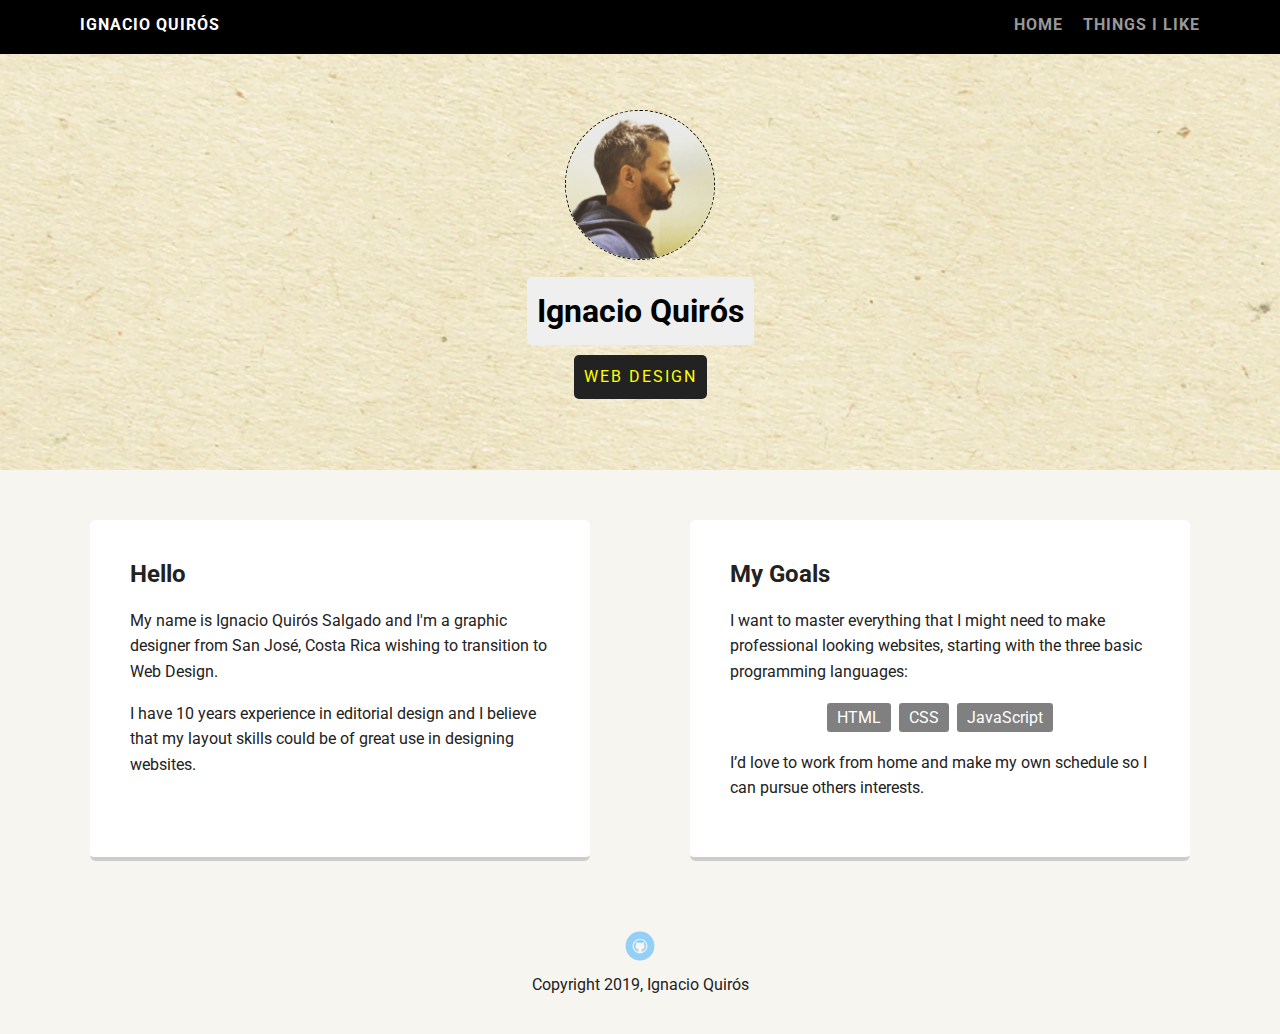
<file: index.html>
<!doctype html>
<html lang="en">
<head>
  <meta charset="utf-8">
  <title>Ignacio Quiros's Profile</title>
  <meta name="viewport" content="width=device-width, initial-scale=1.0">
  <link rel="stylesheet" href="styles.css">
  <link href="https://fonts.googleapis.com/css?family=Muli%7CRoboto:400,300,500,700,900" rel="stylesheet"></head>
  <body>

    <div class="main-nav">
        <ul class="nav">
          <li class="name">Ignacio Quirós</li>
          <li><a href="index.html">Home</a></li>
          <li><a href="thingsilike.html">Things I like</a></li>
        </ul>
    </div>

    <header>
      <img src="images/profile_pic.jpg" alt="Profile pic of Ignacio Quiros" class="profile-image">
      <h1 class="tag name">Ignacio Quirós</h1>
      <p class="tag location">Web Design</p>
    </header>

    <main class="flex">
      <div class="card">
        <h2>Hello</h2>
        <p>My name is Ignacio Quirós Salgado and I'm a graphic designer from San José, Costa Rica wishing to transition to Web Design. </p>
        <p>I have 10 years experience in editorial design and I believe that my layout skills could be of great use in designing websites.<p>
      </div><!--/card-->

      <div class="card">
        <h2>My Goals</h2>
        <p>I want to master everything that I might need to make professional looking websites, starting with the three basic programming languages:</p>
        <ul class="skills">
          <li>HTML</li>
          <li>CSS</li>
          <li>JavaScript</li>
        </ul>
        <p>I’d love to work from home and make my own schedule so I can pursue others interests.</p>
      </div><!--/card-->

    </main>
    <footer>
      <ul>
        <li><a href="https://github.com/Ignacioqs" class="social github">Github</a></li>
      </ul>
      <p class="copyright">Copyright 2019, Ignacio Quirós</p>
    </footer>
  </body>
  </html>
</file>
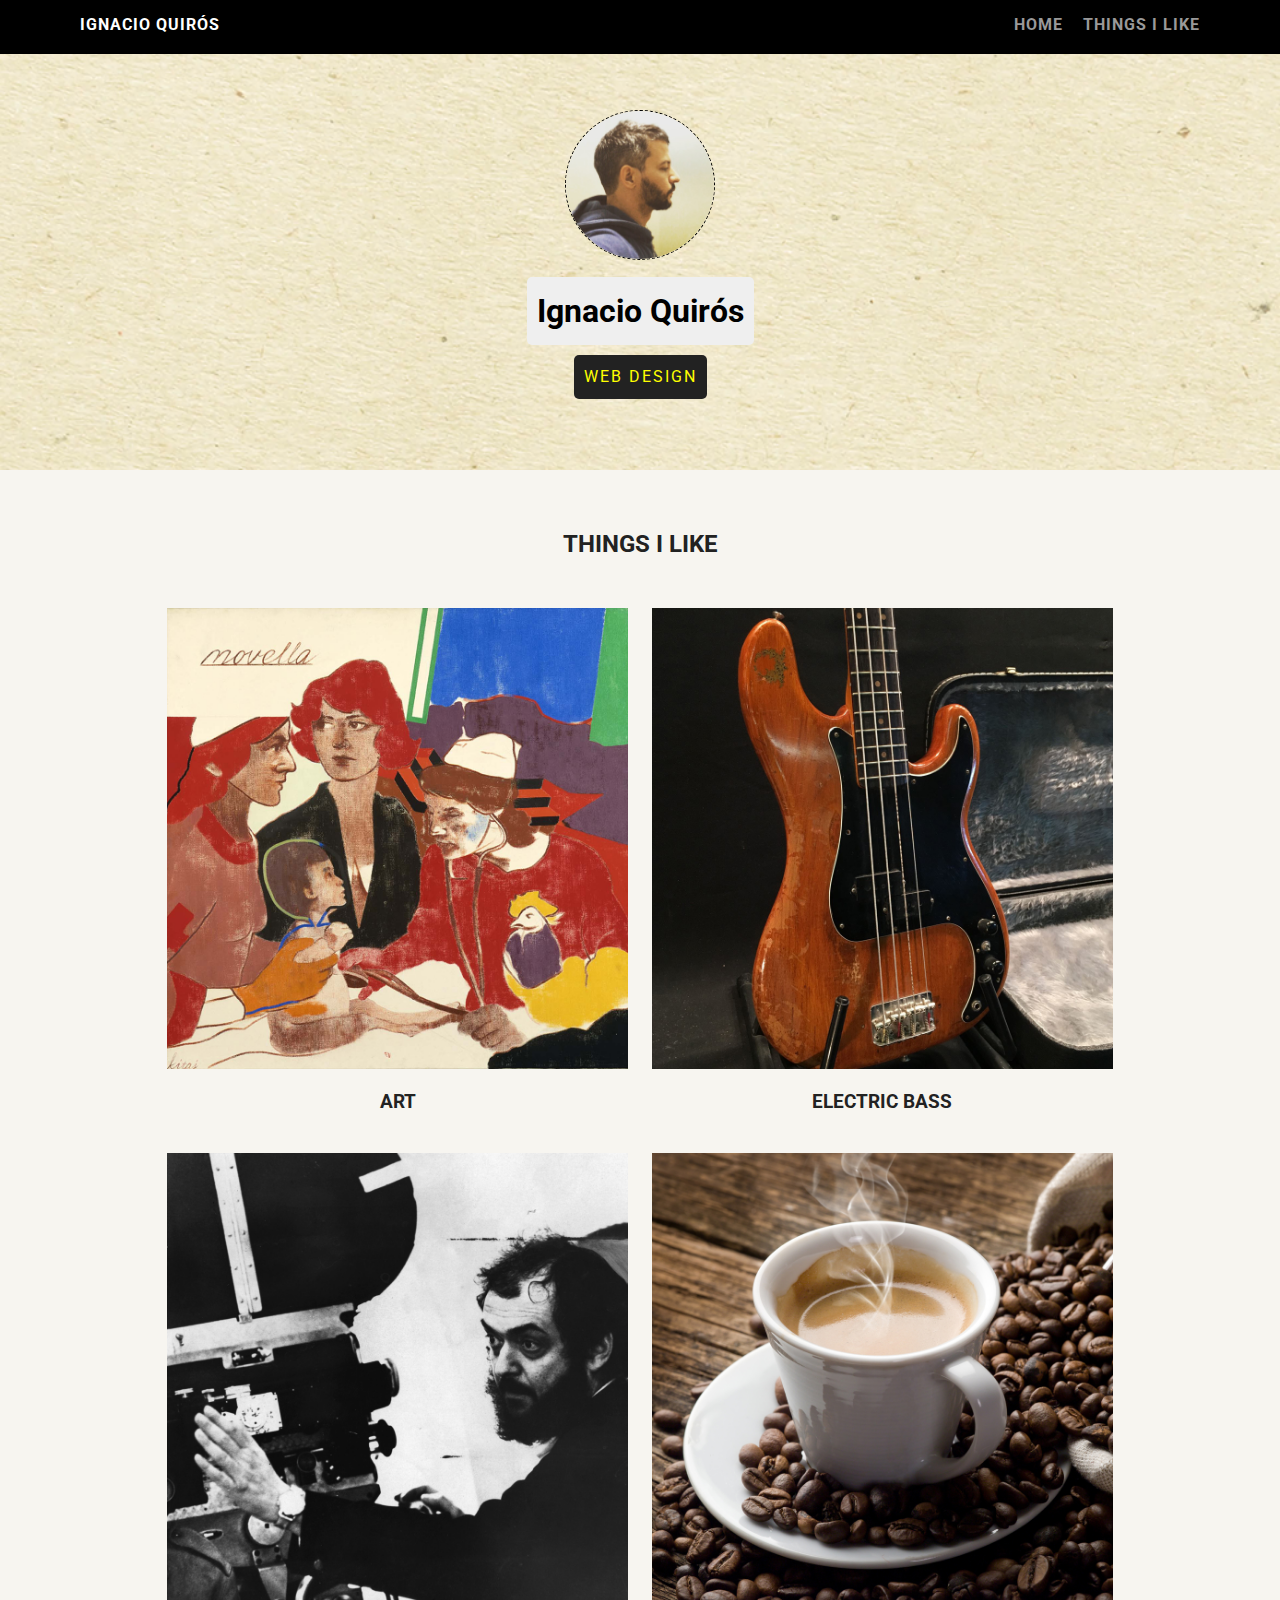
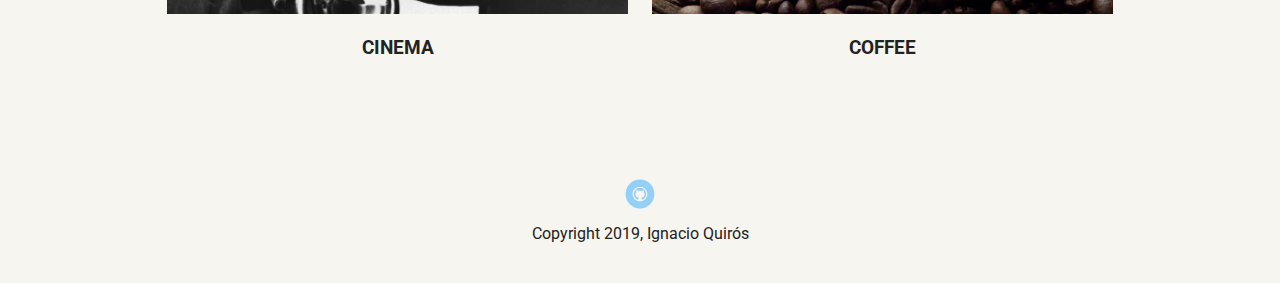
<file: thingsilike.html>
<!doctype html>
<html lang="en">
<head>
  <meta charset="utf-8">
  <title>Ignacio Quiros's Profile</title>
  <meta name="viewport" content="width=device-width, initial-scale=1.0">
  <link rel="stylesheet" href="styles.css">
  <link href="https://fonts.googleapis.com/css?family=Muli%7CRoboto:400,300,500,700,900" rel="stylesheet"></head>
  <body>

    <div class="main-nav">
        <ul class="nav">
          <li class="name">Ignacio Quirós</li>
          <li><a href="index.html">Home</a></li>
          <li><a href="thingsilike.html">Things I like</a></li>
        </ul>
    </div>

    <header>
      <img src="images/profile_pic.jpg" alt="Profile pic of Ignacio Quiros" class="profile-image">
      <h1 class="tag name">Ignacio Quirós</h1>
      <p class="tag location">Web Design</p>
    </header>



    <div class="interests">

      <h2>Things I like</h2>

      <div class="art">
      <img src="images/art.jpg" alt="picture of art">
      <h3>Art</h3>
      </div>

      <div class="bass">
      <img src="images/bass.jpg" alt="picture of a bass">
      <h3>Electric Bass</h3>
      </div>

      <div class="cinema">
      <img src="images/cinema.jpg" alt="picture of cinema">
      <h3>Cinema</h3>
      </div>

      <div class="coffee">
      <img src="images/coffee.jpg" alt="picture of a cup of coffee">
      <h3>Coffee</h3>
      </div>

    </div>

    <footer>
      <ul>
        <li><a href="https://github.com/Ignacioqs" class="social github">Github</a></li>
      </ul>
      <p class="copyright">Copyright 2019, Ignacio Quirós</p>
    </footer>
  </body>
  </html>
</file>
<file: styles.css>
/* Global Layout Set-up */
* {
  box-sizing: border-box;
}

body {
  margin: 0;
  padding: 0;
  text-align: center;
  font-family: 'Roboto', sans-serif;
  color: #222;
  background: #f7f5f0;
}
/* Link Styles */

a {
  text-decoration: none;
  color: #999;
}
a:hover {
  color: #6633ff;
}

/* Section Styles */

.main-nav {
  width: 100%;
  background: black;
  min-height: 30px;
  padding: 10px;
  position: fixed;
  text-align: center;
}
.nav {
  display: flex;
  justify-content: space-around;
  font-weight: 700;
  list-style-type: none;
  margin: 0 auto;
  padding: 0;
}

.nav .name {
    display: block;
    margin-right: auto;
    color: white;
    text-transform: uppercase;
    letter-spacing: 1px;
}
.nav li {
  padding: 5px 10px 10px 10px;
}
.nav a {
  transition: all .5s;
  text-transform: uppercase;
  letter-spacing: 1px;
}
.nav a:hover {
  color: white
}

header {
  text-align: center;
  background: url('images/paper.png') no-repeat top center ;
  background-size: cover;
  overflow: hidden;
  padding-top: 60px;
}
header {
  line-height: 1.5;
}
header .profile-image {
  margin-top: 50px;
  width: 150px;
  height: 150px;
  border-radius: 50%;
  border: 1px dashed #000;
  transition: all .5s;
}
header .profile-image:hover {
  transform: scale(1.2) rotate(365deg);
}
.tag {
  background-color: #efefef;
  color: black;
  padding: 10px;
  border-radius: 5px;
  display: table;
  margin: 10px auto;

}
.location {
  background-color: #222;
  color: yellow;
  text-transform: uppercase;
  letter-spacing: 2px;
}
.card {
  margin: 30px;
  padding: 20px 40px 40px;
  max-width: 500px;
  text-align: left;
  background: #fff;
  border-bottom: 4px solid #ccc;
  border-radius: 6px;
  transition: all .5s;
}
.card:hover {
  border-color: grey;
}

ul.skills {
  padding: 0;
  text-align: center;
}

.skills li {
  border-radius: 3px;
  display: inline-block;
  background: grey;
  color: white;
  padding: 5px 10px;
  margin: 2px;
}



footer {
  width: 100%;
  min-height: 30px;
}

footer .copyright {
  top: -8px;
  font-size: .75em;
}

footer ul {
  list-style-type: none;
  margin: 0;
  padding: 0;
}

footer ul li {
  display: inline-block;
}

a.social {
  display: inline-block;
  text-indent: -9999px;
  width: 30px;
  height: 30px;
  background-size: 30px 30px;
  opacity: .4;
  transition: all .5s;
}

a.github {
  background-image: url(images/github.svg);
}
a.social:hover {
  opacity: 1;
}
.clearfix {
  clear: both;
}


.interests  {
  width: 90%;
  margin: 0 auto;
  padding: 40px 0;
}

img {
  width: 100%;
}

.interests h2 {
  text-transform: uppercase;
  margin-bottom: 50px;
}

.interests h3 {
  text-transform: uppercase;
  margin-bottom: 40px;
}

/* Styles for larger screens */
@media screen and (min-width: 720px) {

  .flex {
      display: -ms-flexbox;      /* TWEENER - IE 10 */
      display: flex;
      max-width: 1200px;
      -ms-flex-pack: distribute;
      justify-content: space-around;
      margin: 0 auto;
  }

  header {
    min-height: 470px;
  }

  .nav {
    max-width: 1200px;
    padding: 0 30px;
  }


  main {
    padding-top: 20px;
  }

  main p {
    line-height: 1.6em;
  }

  footer {
    font-size: 1.3em;
    max-width: 1200px;
    margin: 40px auto;
  }

.art, .bass, .cinema, .coffee {
  width: 40%;
  display: inline-block;
  margin: 0 10px;
}




}
</file>
